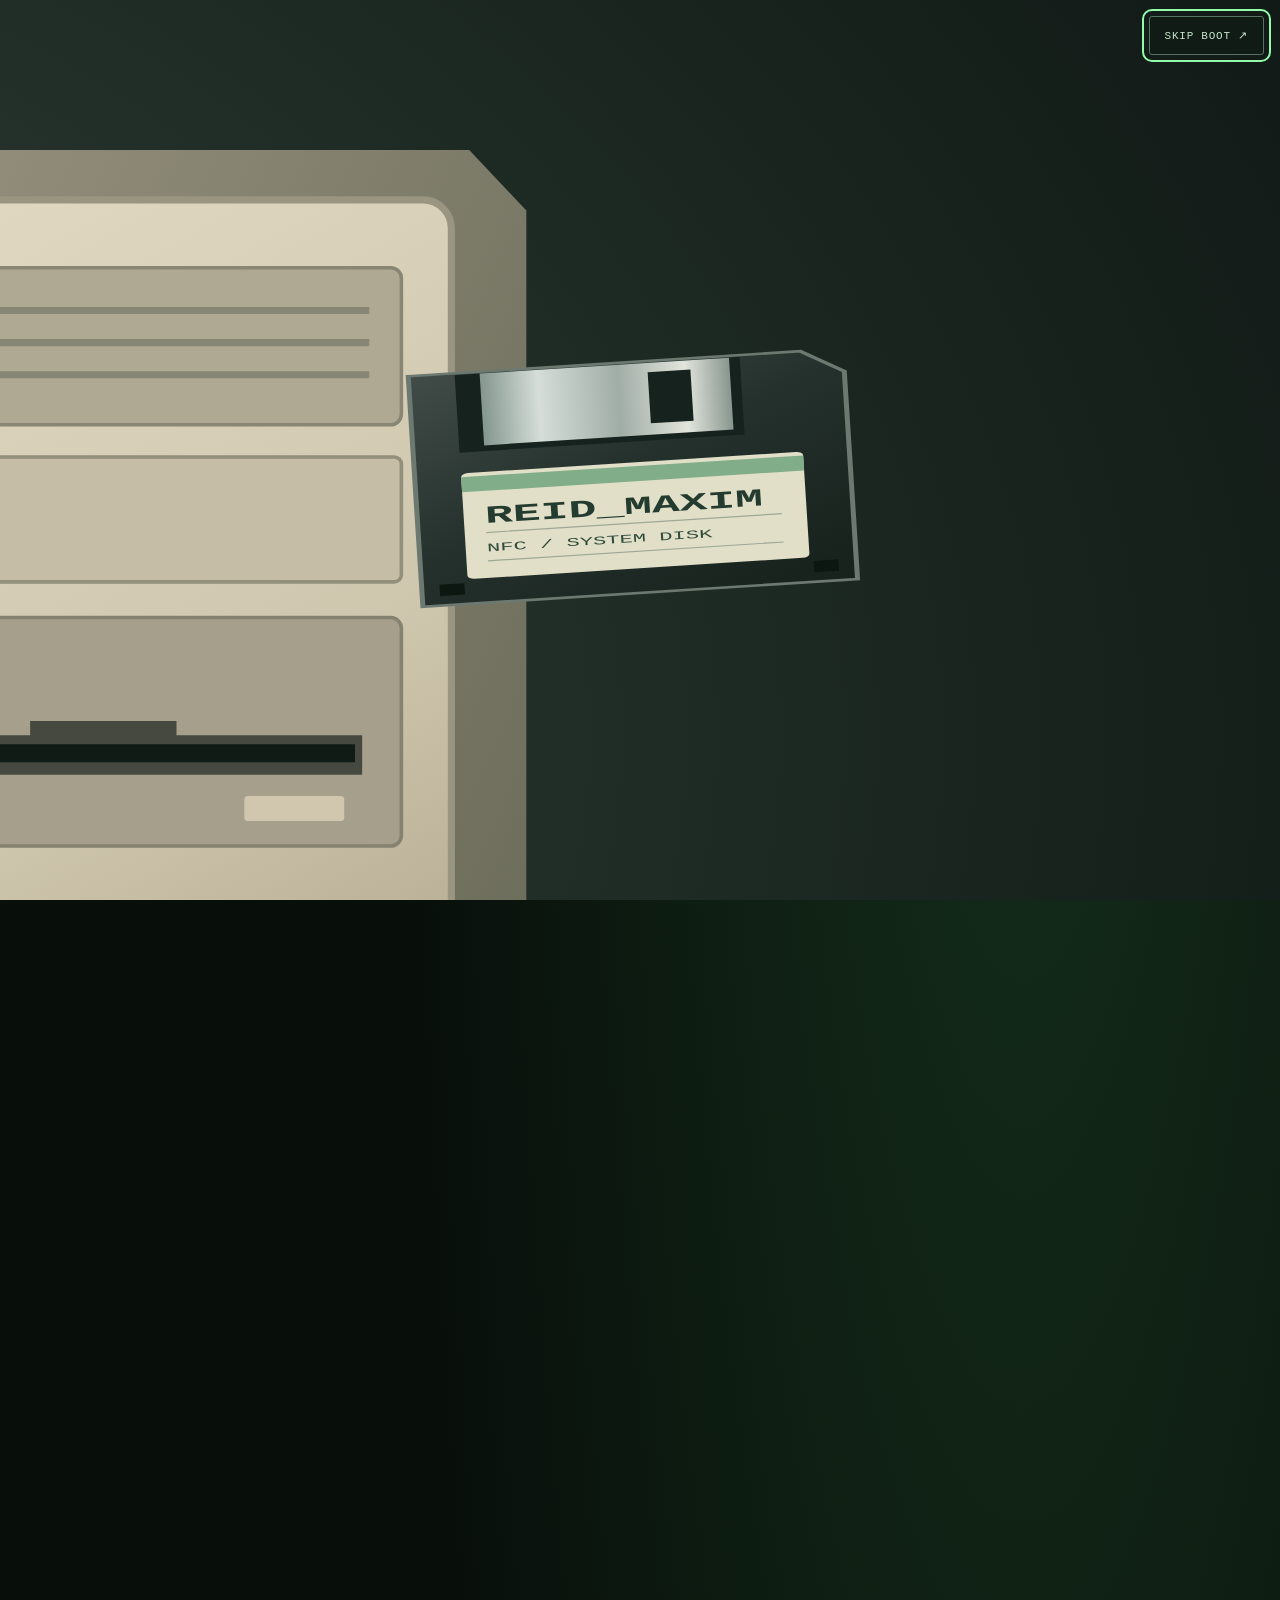
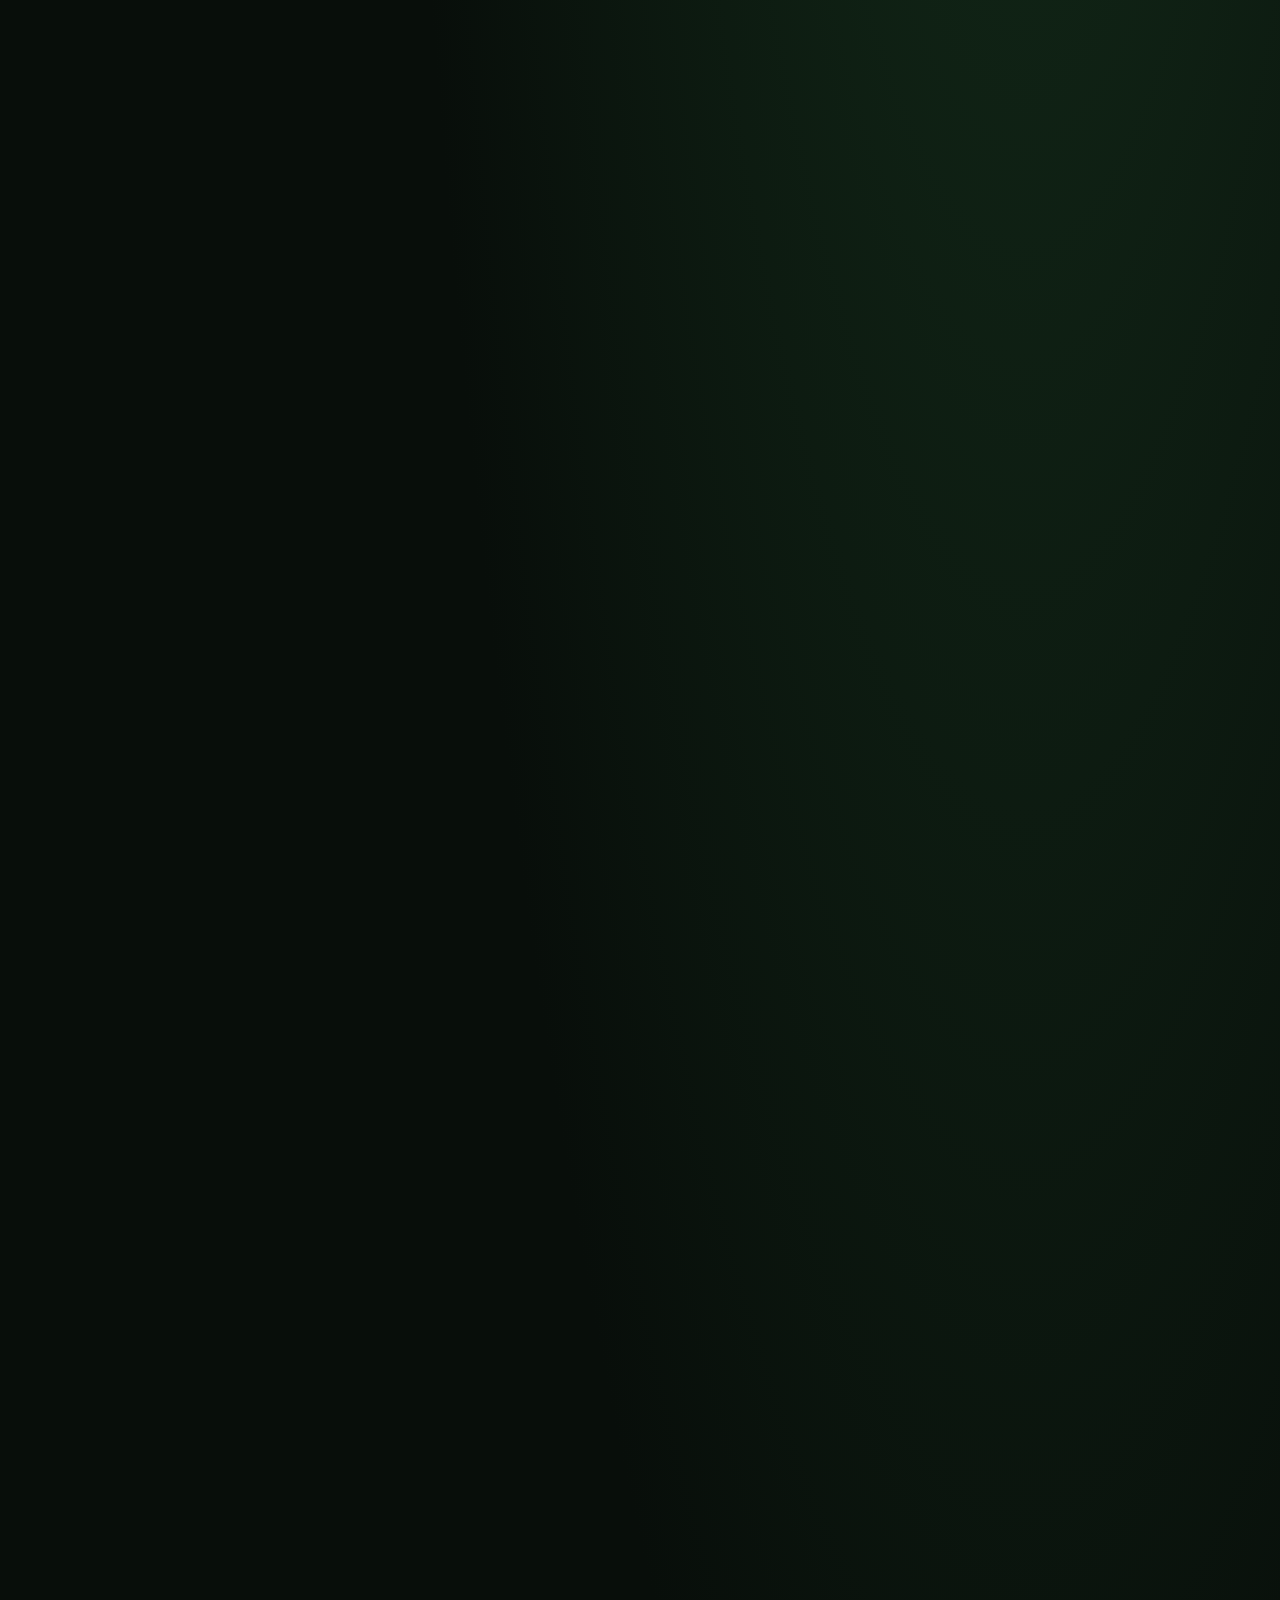
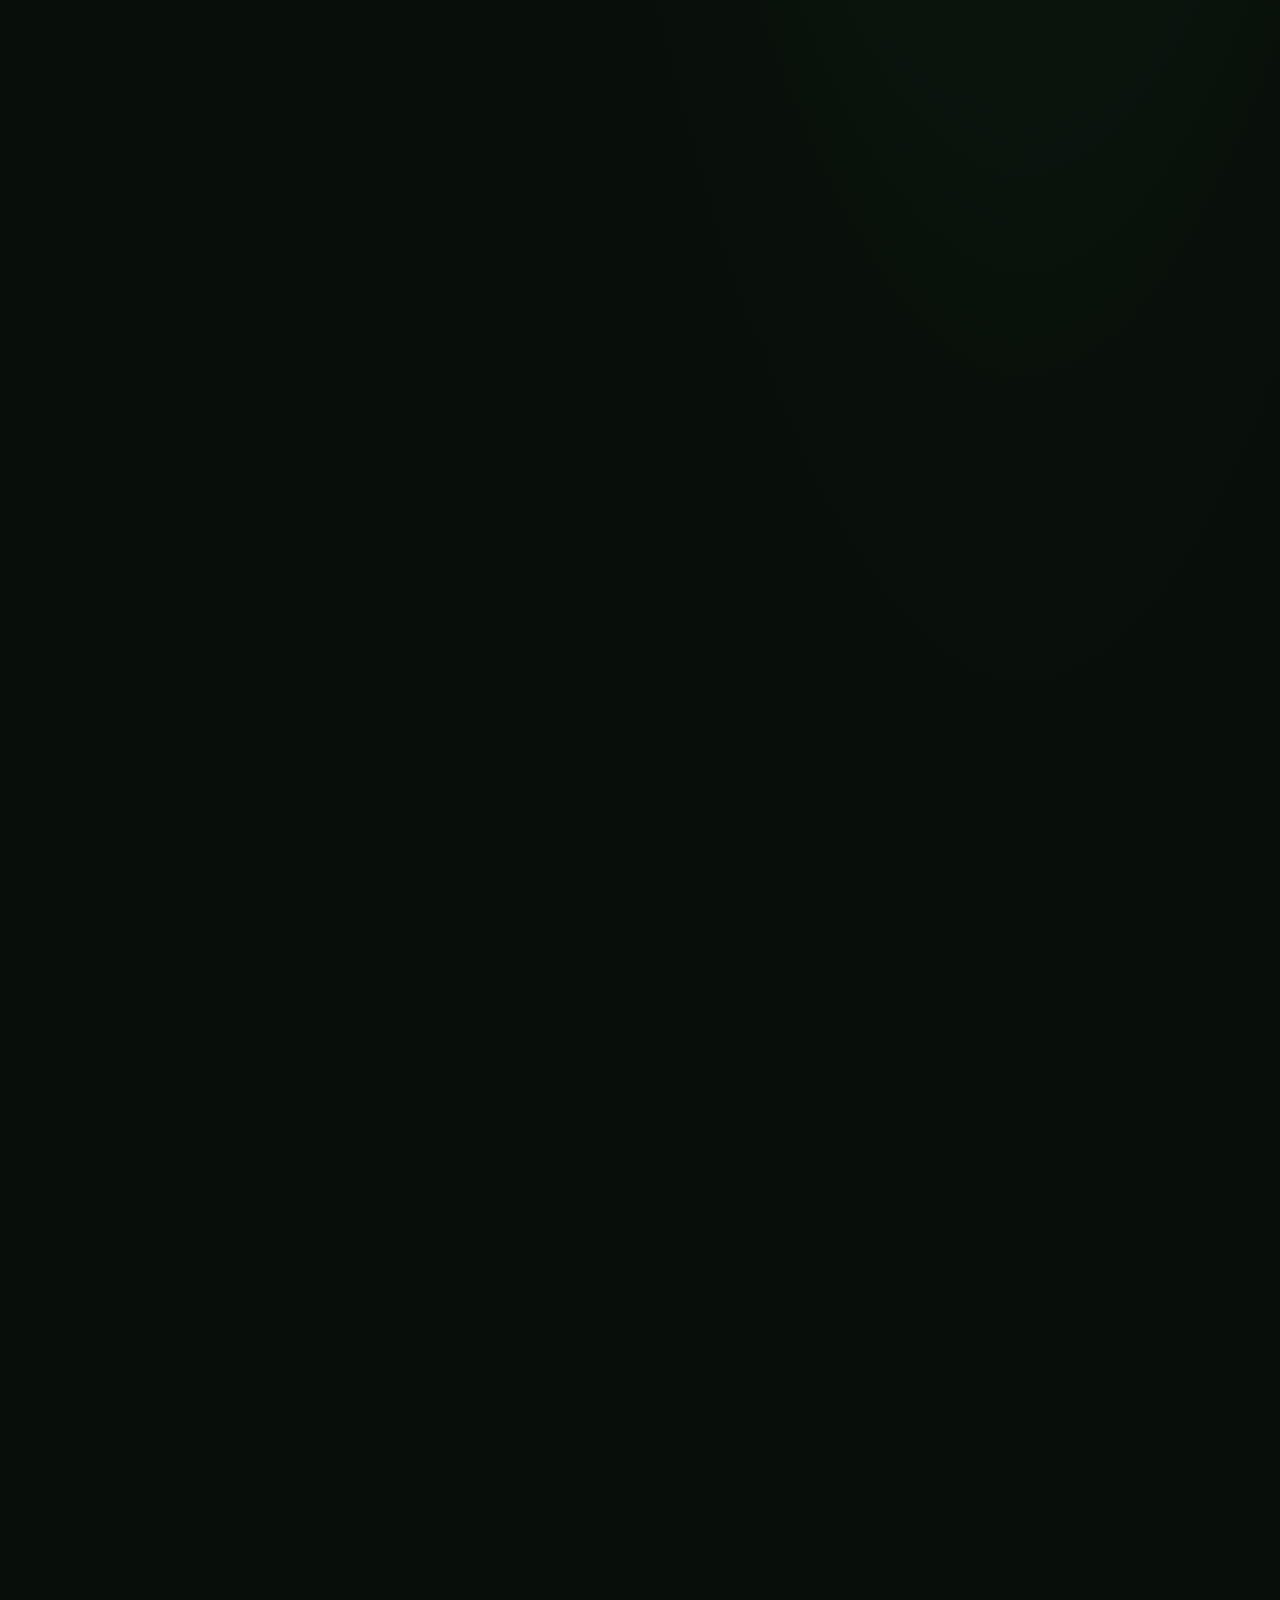
<file: index.html>
<!doctype html><html lang="en"><head><meta charset="utf-8"><meta name="viewport" content="width=device-width,initial-scale=1"><meta name="theme-color" content="#07100b"><meta name="description" content="Reid Maxim — cybersecurity, digital forensics, AI and creative engineering."><title>REID_OS // Reid Maxim</title><link rel="stylesheet" href="style.css"><link rel="icon" href="assets/disk.svg" type="image/svg+xml"></head><body><div id="boot" hidden role="dialog" aria-label="REID_OS startup">
  <object id="boot-art" data="intro/workstation.svg" type="image/svg+xml" aria-hidden="true" tabindex="-1"></object>
  <button id="skip" type="button">SKIP BOOT ↗</button>
</div>
<a class="skip-link" href="#home">Skip to portfolio</a>
<header><a href="#home" class="logo">● REID_OS <span>/ v1.0</span></a><nav aria-label="Main navigation"><a href="#projects">PROJECTS</a><a href="#skills">SKILLS</a><a href="#research">RESEARCH</a><a href="#contact">CONTACT</a></nav><button id="replay">↻ REPLAY</button></header>
<main id="home" tabindex="-1">
<section class="hero wrap"><p class="prompt">root@reidmaxim:~$ whoami</p><div class="hero-grid"><div><p class="overline">CYBERSECURITY // DIGITAL FORENSICS // AI // DEVELOPMENT</p><h1>REID<br><em>MAXIM_</em></h1><h2>I build software, investigate systems, and turn unusual ideas into working prototypes.</h2><p class="intro">Cybersecurity &amp; Digital Forensics student at Central Maine Community College. My work connects security, browser-based software, AI experiments, and hands-on fabrication.</p><div class="buttons"><a class="primary" href="#projects">EXPLORE PROJECTS ↗</a><a class="secondary" href="#contact">GET IN TOUCH</a></div></div><aside class="status"><div class="status-head">IDENTITY.DAT <b>● ONLINE</b></div><pre>┌────────────────────┐
│  A:\ REID_OS       │
│  ACCESS GRANTED    │
└────────────────────┘</pre><div class="stat"><span>LOCATION</span> MAINE, USA</div><div class="stat"><span>STATUS</span> STUDENT / BUILDER</div><div class="stat"><span>FOCUS</span> BUILD / EXPLORE / LEARN</div><p>> TAPPED THE FLOPPY? YOU’RE IN THE RIGHT PLACE.</p></aside></div>
</section>
<section id="contact" class="wrap section"><div class="contact"><p class="prompt">01 // OPEN CONNECTION</p><h2>HAVE A PROBLEM<br><em>WORTH SOLVING?</em></h2><p>Let’s talk about cybersecurity, software, or an idea worth prototyping. I’m interested in internships, hands-on technical work, and creative collaborations.</p><div class="buttons"><a class="primary" href="mailto:reid.maxim@mainecc.edu?subject=Hello%20from%20REID_OS">EMAIL ME ↗</a><a class="secondary" href="https://github.com/ReidMaxim" target="_blank" rel="noopener">GITHUB ↗</a></div><p class="prompt">reid.maxim@mainecc.edu</p></div>
</section>
<section id="projects" class="wrap section"><p class="prompt">02 // /projects</p><h2>BUILT TO EXPLORE.</h2><p class="section-lead">Six projects across software, data, AI, and physical fabrication. Open the source, try a working demo, or follow the development evidence.</p><div class="cards">
<article><div class="project-visual"><img src="assets/voxel.svg" alt="" width="420" height="260" loading="lazy"><span>01 / CONCEPT ILLUSTRATION</span></div><div class="card-body"><small>GEOGRAPHIC DATA / 3D</small><h3>BLOCKWALK</h3><h4>Real places. Walkable worlds.</h4><p>Transforms mapped buildings, elevation, aerial imagery, and available LiDAR into explorable voxel neighborhoods. Portable world files keep generated places on your device.</p><div class="tags">TypeScript · Three.js · Geographic data</div><p class="project-note">A stylized reconstruction: facade details are inferred and geographic coverage varies.</p><div class="card-links"><a href="https://reidmaxim.github.io/blockwalk/" target="_blank" rel="noopener noreferrer">Open demo ↗</a><a href="https://github.com/ReidMaxim/blockwalk" target="_blank" rel="noopener noreferrer">Source code ↗</a></div></div>
</article>
<article><div class="project-visual"><img src="assets/chessreview.jpg" alt="ChessReview’s live workspace with a chessboard, PGN import, and analysis tools" width="1440" height="1000" loading="lazy"><span>02 / LIVE DEMO CAPTURE</span></div><div class="card-body"><small>BROWSER COMPUTATION / EDUCATION</small><h3>CHESSREVIEW</h3><h4>A closer look at every move.</h4><p>Import a PGN, review local Stockfish evaluations, and replay legal engine variations. Evidence-based Coach Notes explain verified board events and acknowledge uncertainty.</p><div class="tags">TypeScript · WebAssembly · Stockfish</div><p class="project-note">Analysis is session-only. Saved reviews and a full puzzle trainer remain future work.</p><div class="card-links"><a href="https://reidmaxim.github.io/ChessReview/" target="_blank" rel="noopener noreferrer">Open demo ↗</a><a href="https://github.com/ReidMaxim/ChessReview" target="_blank" rel="noopener noreferrer">Source code ↗</a></div></div>
</article>
<article><div class="project-visual"><img src="assets/audio.svg" alt="" width="420" height="260" loading="lazy"><span>03 / CONCEPT ILLUSTRATION</span></div><div class="card-body"><small>AI / AUDIO ENGINEERING</small><h3>AI CALL CENTER LAB</h3><h4>Three characters. One voice pipeline.</h4><p>A deliberately terrible customer-service team became an experiment in speech recognition, character consistency, response latency, and speech preparation across 40 development missions.</p><div class="tags">Python · faster-whisper · Piper · ComfyUI</div><p class="project-note">Classroom prototype; recognized text goes to an external language-model provider.</p><div class="card-links"><a href="call-center.html">Read case study →</a></div></div>
</article>
<article><div class="project-visual"><img src="assets/data.svg" alt="" width="420" height="260" loading="lazy"><span>04 / CONCEPT ILLUSTRATION</span></div><div class="card-body"><small>EXTENSIONS / DATA ENGINEERING</small><h3>POKÉROGUE ANALYTICS</h3><h4>From live state to useful history.</h4><p>A Chrome extension that records gameplay changes into IndexedDB, then turns them into run histories, timelines, cross-run comparisons, and JSON/CSV exports.</p><div class="tags">TypeScript · Chrome APIs · IndexedDB</div><p class="project-note">Installable from source; collection depends on the game’s internal structure.</p><div class="card-links"><a href="https://github.com/ReidMaxim/pokerogue-analytics" target="_blank" rel="noopener noreferrer">Source code ↗</a></div></div>
</article>
<article><div class="project-visual"><img src="assets/life.svg" alt="" width="420" height="260" loading="lazy"><span>05 / CONCEPT ILLUSTRATION</span></div><div class="card-body"><small>SIMULATION / ARTIFICIAL LIFE</small><h3>CREATURE CREATOR</h3><h4>Small rules. Evolving ecosystems.</h4><p>A browser simulation with heritable genomes, mutation, reproduction, simple neural policies, predation, and changing environments. Inspect lineages and compare population trends.</p><div class="tags">JavaScript · Canvas 2D · Simulation</div><p class="project-note">Experimental artificial-life sandbox. Run the simulation, adjust its environment, and explore population changes.</p><div class="card-links"><a href="https://reidmaxim.github.io/creaturecreator/" target="_blank" rel="noopener noreferrer">Open demo ↗</a><a href="https://github.com/ReidMaxim/creaturecreator" target="_blank" rel="noopener noreferrer">Source code ↗</a></div></div>
</article>
<article><div class="project-visual"><img src="assets/disk.svg" alt="" width="420" height="260" loading="lazy"><span>06 / CONCEPT ILLUSTRATION</span></div><div class="card-body"><small>PHYSICAL COMPUTING / WEB</small><h3>NFC FLOPPY / REID_OS</h3><h4>A physical invitation to explore.</h4><p>A 3D-printed floppy-disk business card carries an NFC tag that opens this portfolio. The animated disk connects the object in your hand to the software and research behind it.</p><div class="tags">3D printing · NFC · HTML / CSS / JavaScript</div><p class="project-note">Physical prototype and static portfolio, designed as one connected visitor experience.</p><div class="card-links"><a href="https://github.com/ReidMaxim/Reid_Maxim" target="_blank" rel="noopener noreferrer">Source code ↗</a></div></div>
</article></div>
</section>
<section id="skills" class="wrap section"><p class="prompt">03 // /skills</p><h2>TOOLS &amp; AREAS OF STUDY</h2><div class="skills"><div><h3>01 / CYBERSECURITY</h3><p>Network security, digital forensics, Linux, vulnerability scanning, security labs.</p></div><div><h3>02 / AI & AUTOMATION</h3><p>Local models, AI agents, audio workflows, automation experiments.</p></div><div><h3>03 / DEVELOPMENT</h3><p>Python, JavaScript, TypeScript, web apps, Git and GitHub.</p></div><div><h3>04 / 3D & FABRICATION</h3><p>Blender, 3D modeling, printing, physical prototyping and iterative design.</p></div><div><h3>05 / SYSTEMS</h3><p>Linux, Windows Server, virtual machines, networking and homelabs.</p></div><div><h3>06 / PROJECT DESIGN</h3><p>Research, concept development, troubleshooting and technical documentation.</p></div></div>
</section>
<section id="research" class="wrap section"><p class="prompt">04 // /research</p><h2>RESEARCH &amp; WRITING</h2><p class="archive-intro">How I investigate, document, and explain technical ideas. These are student essays, project records, and presentations—not peer-reviewed publications. Each entry identifies its scope and limitations.</p><div class="archive-filters" aria-label="Filter writing" hidden><button type="button" data-filter="all" aria-pressed="true">All work</button><button type="button" data-filter="security" aria-pressed="false">Security &amp; ethics</button><button type="button" data-filter="ai" aria-pressed="false">AI experiments</button></div><p id="archive-count" class="archive-count" role="status" aria-live="polite">4 selected documents</p><div class="writing-grid">
<article class="writing-entry" data-category="security"><span class="writing-id">ESSAY / DIGITAL FORENSICS</span><h3>Can We Still Trust What We See?</h3><span class="document-meta">Coursework · 3 pages</span><p>A reflection on AI-generated images as potential evidence: inpainting, metadata, provenance, detector limitations, and the importance of corroboration.</p><details><summary>Reading context</summary><p>Concise argument connecting hands-on image generation to digital-forensics questions.</p></details><div class="card-links"><a href="documents/ai-image-evidence-essay.pdf" target="_blank" rel="noopener noreferrer">Read PDF ↗</a><a href="documents/ai-image-evidence-essay.pdf" download>Download PDF ↓</a></div>
</article>
<article class="writing-entry" data-category="ai"><span class="writing-id">EVIDENCE LOG / INTRO TO AI</span><h3>AI Call Center: 40 Missions</h3><span class="document-meta">November 2026 · 10 pages</span><p>A development record of a three-character speech-to-speech prototype, including provider latency, failed formatting tests, versioned configurations, and A/B listening decisions.</p><details><summary>Reading context</summary><p>Reported measurements are bounded test results, not guaranteed performance.</p></details><div class="card-links"><a href="documents/call-center-evidence-log.pdf" target="_blank" rel="noopener noreferrer">Read PDF ↗</a><a href="documents/call-center-evidence-log.pdf" download>Download PDF ↓</a></div>
</article>

<article class="writing-entry" data-category="security"><span class="writing-id">ARGUMENTATIVE ESSAY / COLLEGE WRITING</span><h3>The Ethics of Cyberwarfare</h3><span class="document-meta">December 2025 · 10 pages</span><p>Uses Stuxnet and civilian infrastructure risks to argue for clearer accountability in cyber conflict. Includes the original revision reflection.</p><details><summary>Reading context</summary><p>Original course essay. Its assertion that humanitarian law does not extend to cyber operations needs correction; the ICRC explains that it applies during armed conflict. <a href="https://www.icrc.org/en/document/cyber-warfare-and-international-humanitarian-law" target="_blank" rel="noopener noreferrer">Read the ICRC explanation ↗</a></p></details><div class="card-links"><a href="https://github.com/ReidMaxim/Cybersecurity-College-Essays/blob/main/The%20Ethics%20of%20Cyberwarfare.pdf" target="_blank" rel="noopener noreferrer">Read original ↗</a><a href="https://raw.githubusercontent.com/ReidMaxim/Cybersecurity-College-Essays/main/The%20Ethics%20of%20Cyberwarfare.pdf">Open PDF ↗</a></div>
</article>
<article class="writing-entry" data-category="ai"><span class="writing-id">RESEARCH DOSSIER / AI-ASSISTED COMPILATION</span><h3>AI Red Team Research Book</h3><span class="document-meta">September 2026 test records · 98 pages</span><p>Organizes 39 recorded tests across three model labels and 13 attack types. Preserves researcher notes alongside generated responses, with an AI-assisted editorial synthesis and scorecard.</p><details><summary>Reading context</summary><p>Contains adversarial prompts and synthetic misinformation for analysis. Model labels are transcribed, not independently verified; this is not a general benchmark.</p></details><div class="card-links"><a href="https://github.com/ReidMaxim/IntroToAIApplications/blob/main/AI_Red_Team_Research_Book_Final.pdf" target="_blank" rel="noopener noreferrer">Read original ↗</a><a href="https://raw.githubusercontent.com/ReidMaxim/IntroToAIApplications/main/AI_Red_Team_Research_Book_Final.pdf">Open PDF ↗</a></div>
</article>
</div><details class="archive-more"><summary>Open the coursework shelves</summary><p>Supporting material is separated from selected writing samples.</p><ul><li><a href="https://github.com/ReidMaxim/IntroToLinux">Linux labs and notes ↗</a> — distribution comparisons, shell exercises, and study notes; includes assignment material.</li><li><a href="https://github.com/ReidMaxim/statistics-notes-and-work">Statistics study aids ↗</a> — probability sheets and method-selection guides, not a research paper.</li><li><a href="https://github.com/ReidMaxim/stats_class">Statistics class resources ↗</a> — calculator workbook and symbol reference.</li><li><a href="https://github.com/ReidMaxim/AI_class_project2/blob/main/AIassistedPentest.pdf">AI-assisted CTF conversation log ↗</a> — a learning transcript with generated guidance, not a formal security assessment.</li></ul></details>
</section>
</main>
<footer class="wrap">© 2026 REID MAXIM // BUILT WITH CURIOSITY <span>END OF FILE_</span></footer>
<script src="script.js"></script>
<script src="archive.js"></script></body></html>
</file>
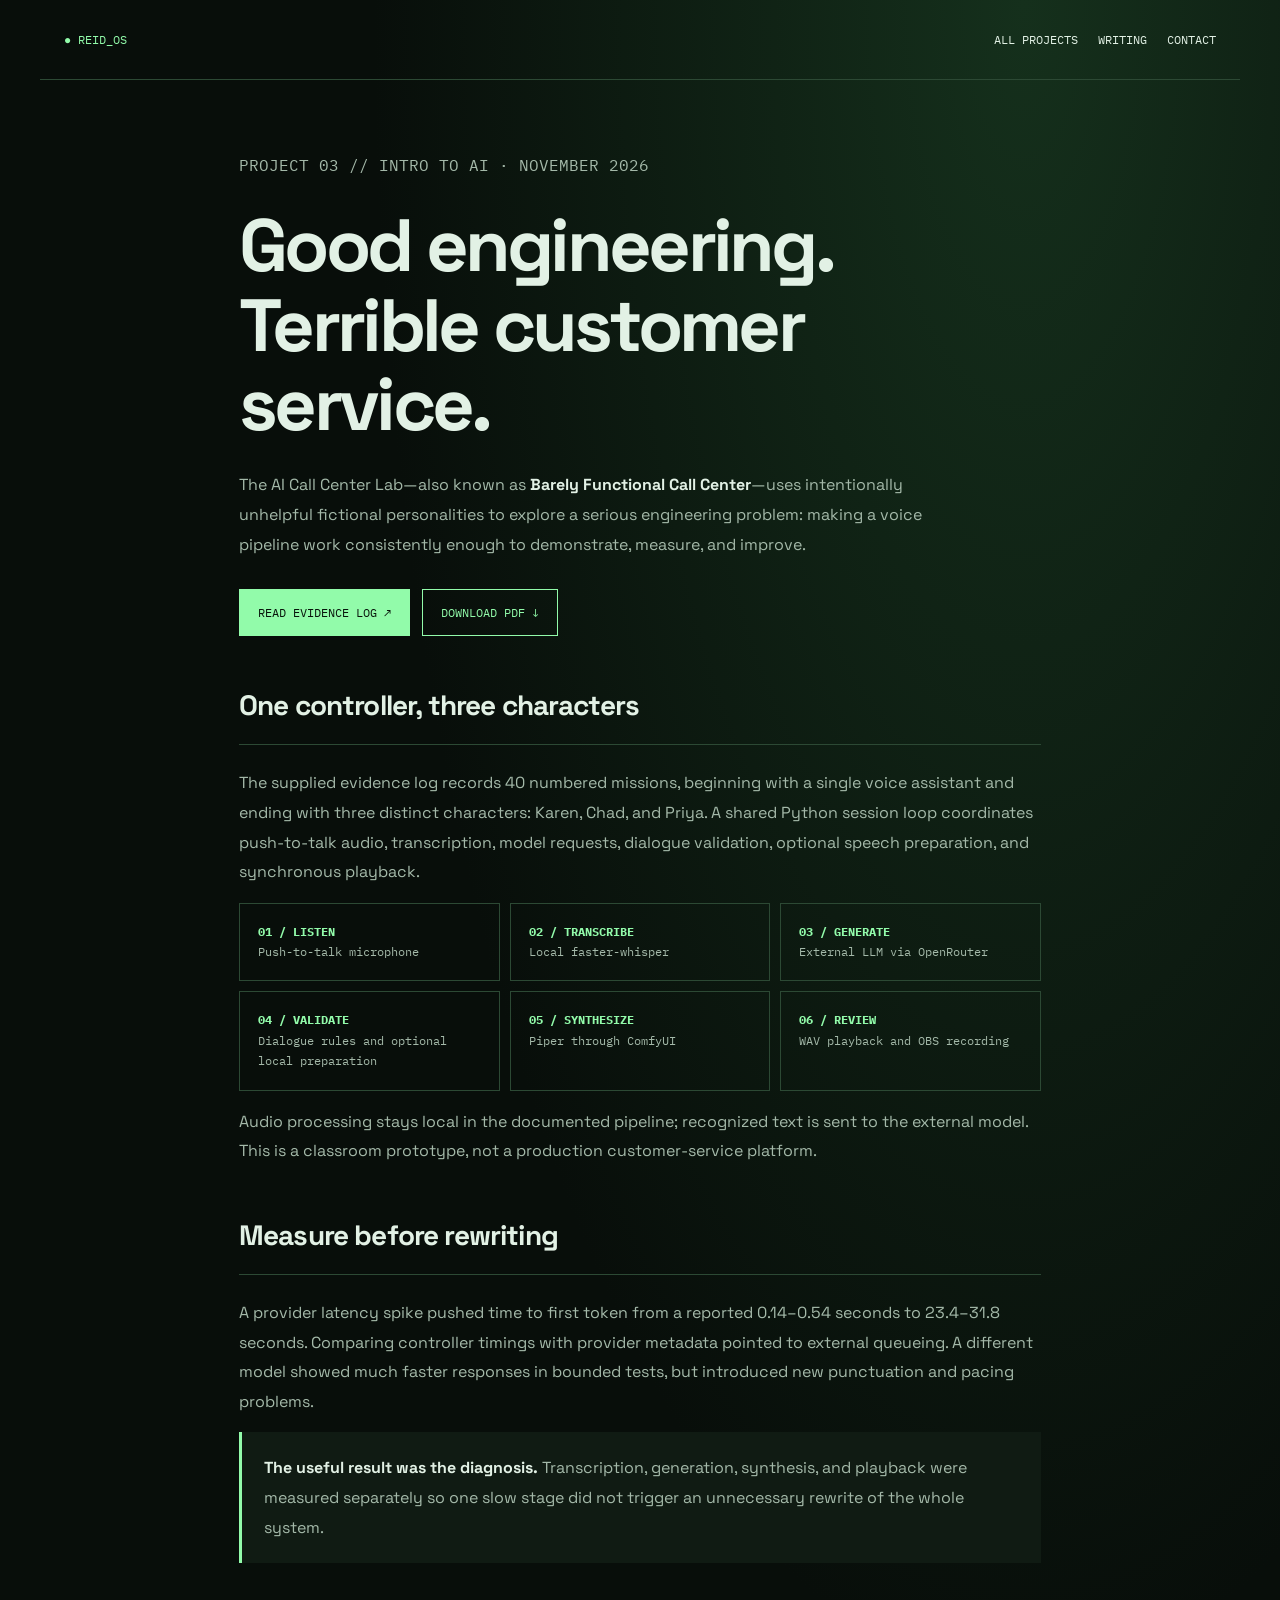
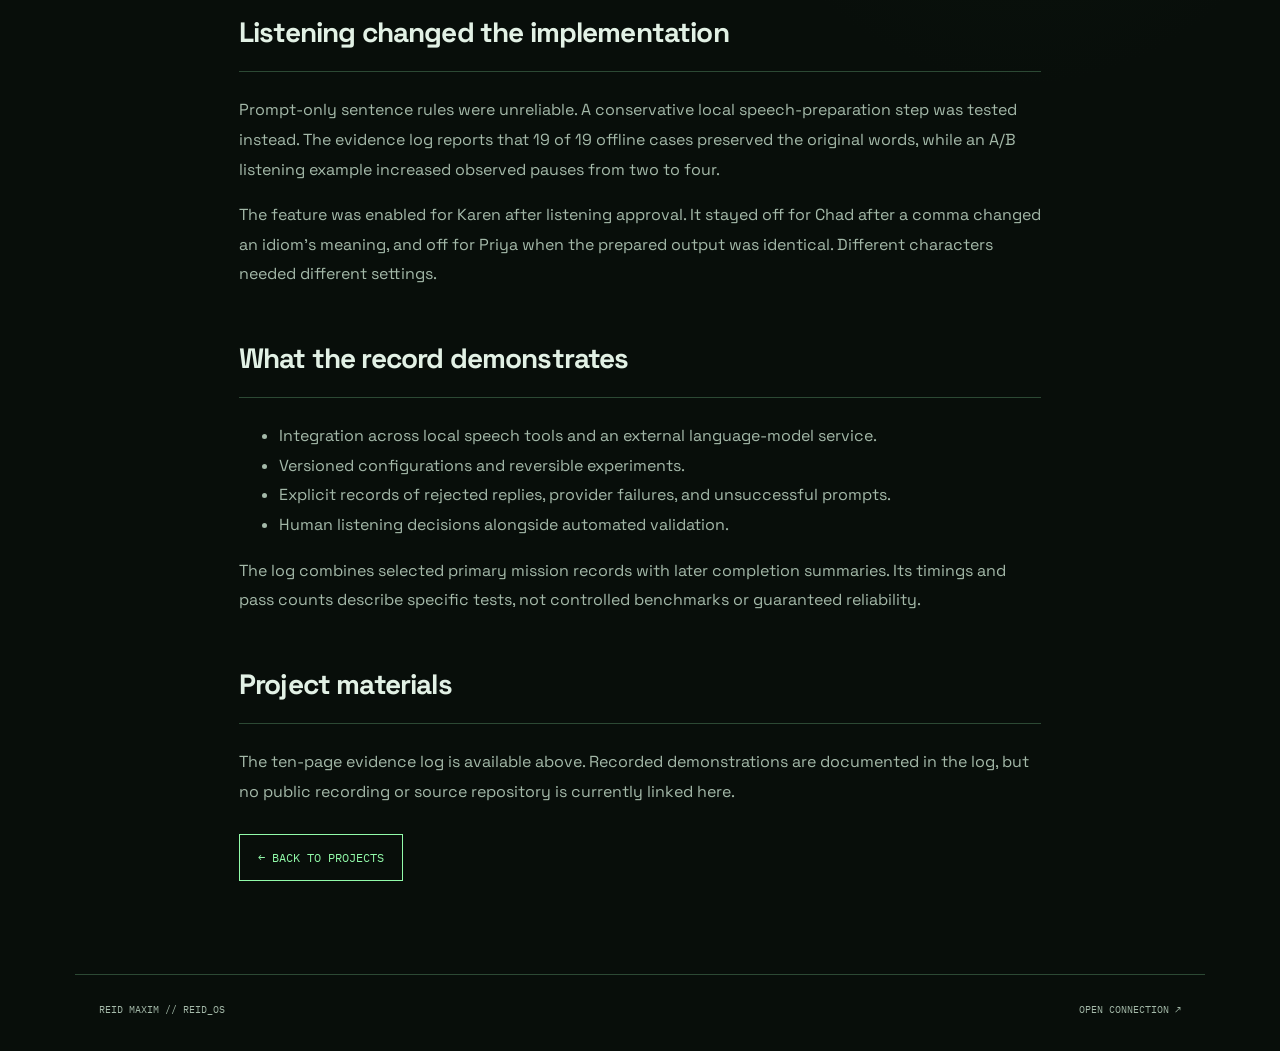
<file: call-center.html>
<!doctype html>
<html lang="en"><head><meta charset="utf-8"><meta name="viewport" content="width=device-width,initial-scale=1"><meta name="theme-color" content="#07100b"><title>AI Call Center Lab // REID_OS</title><meta name="description" content="A three-character voice prototype documented through 40 development missions: speech, latency, testing, and iteration."><link rel="stylesheet" href="style.css"><link rel="icon" href="assets/disk.svg" type="image/svg+xml"></head>
<body><a class="skip-link" href="#case">Skip to case study</a><header><a class="logo" href="index.html#home">● REID_OS</a><nav aria-label="Case study navigation"><a href="index.html#projects">ALL PROJECTS</a><a href="index.html#research">WRITING</a><a href="index.html#contact">CONTACT</a></nav></header>
<main id="case" tabindex="-1" class="wrap section case-study"><p class="prompt">PROJECT 03 // INTRO TO AI · NOVEMBER 2026</p><h1>Good engineering.<br>Terrible customer service.</h1><p class="section-lead">The AI Call Center Lab—also known as <strong>Barely Functional Call Center</strong>—uses intentionally unhelpful fictional personalities to explore a serious engineering problem: making a voice pipeline work consistently enough to demonstrate, measure, and improve.</p>
<div class="buttons"><a class="primary" href="documents/call-center-evidence-log.pdf" target="_blank" rel="noopener noreferrer">READ EVIDENCE LOG ↗</a><a class="secondary" href="documents/call-center-evidence-log.pdf" download>DOWNLOAD PDF ↓</a></div>
<h2>One controller, three characters</h2><p>The supplied evidence log records 40 numbered missions, beginning with a single voice assistant and ending with three distinct characters: Karen, Chad, and Priya. A shared Python session loop coordinates push-to-talk audio, transcription, model requests, dialogue validation, optional speech preparation, and synchronous playback.</p>
<ol class="pipeline"><li><b>01 / LISTEN</b>Push-to-talk microphone</li><li><b>02 / TRANSCRIBE</b>Local faster-whisper</li><li><b>03 / GENERATE</b>External LLM via OpenRouter</li><li><b>04 / VALIDATE</b>Dialogue rules and optional local preparation</li><li><b>05 / SYNTHESIZE</b>Piper through ComfyUI</li><li><b>06 / REVIEW</b>WAV playback and OBS recording</li></ol>
<p>Audio processing stays local in the documented pipeline; recognized text is sent to the external model. This is a classroom prototype, not a production customer-service platform.</p>
<h2>Measure before rewriting</h2><p>A provider latency spike pushed time to first token from a reported 0.14–0.54 seconds to 23.4–31.8 seconds. Comparing controller timings with provider metadata pointed to external queueing. A different model showed much faster responses in bounded tests, but introduced new punctuation and pacing problems.</p>
<div class="case-evidence"><p><strong>The useful result was the diagnosis.</strong> Transcription, generation, synthesis, and playback were measured separately so one slow stage did not trigger an unnecessary rewrite of the whole system.</p></div>
<h2>Listening changed the implementation</h2><p>Prompt-only sentence rules were unreliable. A conservative local speech-preparation step was tested instead. The evidence log reports that 19 of 19 offline cases preserved the original words, while an A/B listening example increased observed pauses from two to four.</p><p>The feature was enabled for Karen after listening approval. It stayed off for Chad after a comma changed an idiom’s meaning, and off for Priya when the prepared output was identical. Different characters needed different settings.</p>
<h2>What the record demonstrates</h2><ul><li>Integration across local speech tools and an external language-model service.</li><li>Versioned configurations and reversible experiments.</li><li>Explicit records of rejected replies, provider failures, and unsuccessful prompts.</li><li>Human listening decisions alongside automated validation.</li></ul><p>The log combines selected primary mission records with later completion summaries. Its timings and pass counts describe specific tests, not controlled benchmarks or guaranteed reliability.</p>
<h2>Project materials</h2><p>The ten-page evidence log is available above. Recorded demonstrations are documented in the log, but no public recording or source repository is currently linked here.</p><div class="buttons"><a class="secondary" href="index.html#projects">← BACK TO PROJECTS</a></div></main><footer class="wrap">REID MAXIM // REID_OS <a href="index.html#contact">OPEN CONNECTION ↗</a></footer></body></html>
</file>
<file: style.css>
@import url('https://fonts.googleapis.com/css2?family=IBM+Plex+Mono:wght@400;600;700&family=Space+Grotesk:wght@400;500;700&display=swap');:root{--bg:#080e0a;--surface:#101b13;--line:#2c4934;--green:#92fbaa;--text:#e2f1e5;--muted:#a4b9a9}*{box-sizing:border-box}html{scroll-behavior:smooth}body{margin:0;background:radial-gradient(ellipse at 80% 0,#15301c,transparent 45%),var(--bg);color:var(--text);font-family:'Space Grotesk',Arial,sans-serif}a{color:inherit;text-decoration:none}a:hover{color:var(--green)}button{cursor:pointer;font:inherit}.wrap{max-width:1130px;margin:auto;padding-left:24px;padding-right:24px}header{display:flex;justify-content:space-between;align-items:center;gap:20px;flex-wrap:wrap;max-width:1200px;margin:auto;padding:22px 24px;border-bottom:1px solid var(--line);font:12px 'IBM Plex Mono',monospace}header nav{display:flex;gap:20px;flex-wrap:wrap}header button{background:none;border:1px solid var(--line);color:var(--green);padding:9px 12px;font:11px 'IBM Plex Mono'}header .logo,.prompt{color:var(--green);font-family:'IBM Plex Mono',monospace}.logo span{color:var(--muted)}.hero{padding-top:100px;padding-bottom:100px}.hero-grid{display:grid;grid-template-columns:1.2fr .8fr;gap:55px;align-items:center}.overline{font:11px 'IBM Plex Mono';color:var(--green)}h1{font-size:clamp(72px,10vw,135px);letter-spacing:-.09em;line-height:.83;margin:25px 0}h1 em,.contact h2 em{font-style:normal;color:var(--green)}.hero h2{font-size:clamp(21px,2.4vw,29px);line-height:1.3;letter-spacing:-.02em}.intro{line-height:1.7;color:var(--muted)}.buttons{display:flex;gap:12px;flex-wrap:wrap;margin:28px 0}.buttons a{padding:15px 18px;font:12px 'IBM Plex Mono';border:1px solid var(--green)}.primary{background:var(--green);color:#08140b}.primary:hover{color:#08140b;background:#b8ffcb}.secondary{color:var(--green)}.status{background:#0d1710;border:1px solid #3d7149;padding:24px;box-shadow:12px 12px #080d09}.status-head,.stat{display:flex;justify-content:space-between;gap:15px;font:11px 'IBM Plex Mono';padding-bottom:15px;border-bottom:1px solid var(--line)}.status-head b{color:var(--green)}.status pre{color:var(--green);font-size:clamp(12px,1.6vw,17px);line-height:1.6;margin:28px 0}.stat{padding:14px 0}.stat span{color:var(--muted)}.status>p{font:10px 'IBM Plex Mono';color:var(--green)}.section{padding-top:55px;padding-bottom:65px;scroll-margin-top:30px}.section h2{font-size:clamp(32px,4vw,48px);letter-spacing:-.06em;border-bottom:1px solid var(--line);padding-bottom:18px}.cards{display:grid;grid-template-columns:repeat(2,1fr);gap:18px}.cards article{border:1px solid var(--line);background:#0d1710}.art{height:195px;background:radial-gradient(circle,#24472d,#0a130c);display:grid;place-items:center;font-size:90px;color:var(--green);border-bottom:1px solid var(--line)}.art.waveform{font:42px 'IBM Plex Mono';letter-spacing:-10px}.art.chess{font-size:135px}.art.ghost{font:45px 'IBM Plex Mono'}.card-body{padding:24px}.card-body small,.tags{font:10px 'IBM Plex Mono';color:var(--green)}.card-body h3{font-size:24px;margin:10px 0}.card-body p,.skills p,.research p{color:var(--muted);line-height:1.7;font-size:14px}.card-body a,.research a,.footnote a{color:var(--green);font:11px 'IBM Plex Mono'}.tags{margin-top:20px}.footnote{font:11px/1.8 'IBM Plex Mono';color:var(--muted)}.skills{display:grid;grid-template-columns:repeat(3,1fr);gap:14px}.skills>div,.research{background:#0e1811;border:1px solid var(--line);padding:24px}.skills h3{font:12px 'IBM Plex Mono';color:var(--green)}.contact{padding:clamp(26px,6vw,65px);border:1px solid #477a51;background:linear-gradient(130deg,#142c1a,#0b160e)}.contact h2{font-size:clamp(36px,6vw,70px);line-height:1.05;letter-spacing:-.06em}.contact>p:not(.prompt){max-width:660px;color:var(--muted);line-height:1.7}footer{display:flex;justify-content:space-between;gap:20px;padding-top:28px;padding-bottom:35px;border-top:1px solid var(--line);font:10px 'IBM Plex Mono';color:var(--muted)}
/* MISSION 005: camera-directed insertion with independent tower and CRT shots */
html,body{max-width:100%;overflow-x:clip}
.hero-grid{grid-template-columns:minmax(0,1.2fr) minmax(0,.8fr)}
.hero-grid>*{min-width:0}
.status{min-width:0;max-width:100%;overflow:hidden}
.status pre{font-size:clamp(9px,1.35vw,15px);white-space:pre;max-width:100%;overflow:hidden}
.status-head,.stat{min-width:0;flex-wrap:wrap;overflow-wrap:anywhere}
h1{font-size:clamp(60px,9vw,120px)}
@media(max-width:800px){.hero-grid{grid-template-columns:minmax(0,1fr)}}
@media(max-width:520px){h1{font-size:clamp(56px,15vw,75px)}.status pre{font-size:clamp(10px,3.1vw,15px)}}
#boot{position:fixed;inset:0;z-index:50;overflow:hidden}
#boot-art{display:block;border:0;width:100%;height:100%;pointer-events:none}
#skip{position:absolute;right:max(16px,env(safe-area-inset-right));top:max(16px,env(safe-area-inset-top));border:1px solid #597362;border-radius:3px;background:#101b16;color:#c5e6c9;padding:12px 15px;font:11px monospace;letter-spacing:.07em}
.boot-page{transform-origin:0 0;pointer-events:none}
@media(prefers-reduced-motion:reduce){#boot,#replay{display:none}}

/* Mission 006A: academic archive only — no animation modifications */
.archive-intro{max-width:780px;color:var(--muted);line-height:1.75}
.writing-grid{display:grid;grid-template-columns:repeat(2,minmax(0,1fr));gap:16px;margin:25px 0}
.writing-entry{border:1px solid var(--line);background:#101b13;padding:26px;min-width:0;display:flex;flex-direction:column}
.writing-id{font:10px 'IBM Plex Mono',monospace;color:var(--green);letter-spacing:.05em}
.writing-entry h3{font-size:clamp(20px,2.3vw,27px);line-height:1.15;margin:15px 0 9px}
.writing-entry p{color:var(--muted);font-size:14px;line-height:1.7;flex:1}
.writing-entry a,.archive-more a{color:var(--green);font:11px 'IBM Plex Mono',monospace}
.archive-more{padding:20px 24px;border:1px solid var(--line);background:#0c150e}
.archive-more p{line-height:2}.archive-more span{margin:0 7px;color:var(--muted)}
.archive-more .archive-note{font-size:12px;line-height:1.65;color:var(--muted);margin-top:12px}
@media(max-width:650px){.writing-grid{grid-template-columns:minmax(0,1fr)}.writing-entry{padding:20px}}
/* Portfolio release: content and responsive layout; boot rules remain above. */
:root{color-scheme:dark}body{line-height:1.5}a,button,summary{-webkit-tap-highlight-color:transparent}a:focus-visible,button:focus-visible,summary:focus-visible{outline:2px solid var(--green);outline-offset:5px}.skip-link{position:absolute;left:16px;top:-80px;z-index:60;background:var(--green);color:var(--bg);padding:12px}.skip-link:focus{top:12px}header nav a{padding:10px 0}header button{min-height:44px}.hero{padding-top:76px;padding-bottom:72px}.section-lead{max-width:730px;color:var(--muted);line-height:1.8;margin-bottom:30px}.cards{grid-template-columns:repeat(2,minmax(0,1fr));gap:24px}.cards article{min-width:0;display:flex;flex-direction:column;transition:border-color .15s}.cards article:hover{border-color:#62966d}.project-visual{position:relative;border-bottom:1px solid var(--line);overflow:hidden}.project-visual img{width:100%;height:230px;display:block;object-fit:cover}.project-visual>span{position:absolute;bottom:12px;left:18px;font:10px 'IBM Plex Mono',monospace;letter-spacing:.08em;color:#a4b9a9;background:#0e1b13;padding:4px 8px}.card-body{flex:1;display:flex;flex-direction:column;padding:28px}.card-body h3{font-size:25px;letter-spacing:-.03em}.card-body h4{font-size:17px;margin:0 0 8px;font-weight:500}.card-body p{font-size:15px}.card-body .project-note{font-size:12px;line-height:1.6;color:var(--muted);margin-top:16px}.tags{font-size:11px;line-height:1.9;margin-top:auto}.card-links{display:flex;gap:12px 24px;flex-wrap:wrap;margin-top:16px}.card-links a{font:12px/1.6 'IBM Plex Mono',monospace;color:var(--green);padding:10px 0;text-decoration:underline;text-underline-offset:5px}.archive-filters{display:flex;gap:8px;flex-wrap:wrap;margin-top:28px}.archive-filters button{background:transparent;color:var(--muted);border:1px solid var(--line);padding:12px 16px;font:12px 'IBM Plex Mono',monospace;min-height:44px}.archive-filters button[aria-pressed=true]{background:var(--green);color:var(--bg);border-color:var(--green)}.archive-count,.document-meta{font:11px/1.6 'IBM Plex Mono',monospace;color:var(--muted)}.writing-entry p{flex:0}.writing-entry details{margin-top:auto;font-size:12px;color:var(--muted)}summary{cursor:pointer;color:var(--green);padding:12px 0;font:12px/1.6 'IBM Plex Mono',monospace}details p{font-size:13px!important}details a{text-decoration:underline;text-underline-offset:3px}.archive-more li{margin:15px 0;color:var(--muted);font-size:14px;line-height:1.8}.archive-more ul{padding-left:20px}.writing-entry[hidden],.archive-filters[hidden]{display:none}.case-study{max-width:850px}.case-study h1{font-size:clamp(40px,7vw,74px);line-height:1.08;letter-spacing:-.05em}.case-study h2{font-size:28px;letter-spacing:-.03em;margin-top:48px}.case-study p,.case-study li{color:var(--muted);line-height:1.85}.case-study strong{color:var(--text)}.pipeline{list-style:none;padding:0;display:grid;grid-template-columns:repeat(3,minmax(0,1fr));gap:10px}.pipeline li{border:1px solid var(--line);padding:18px;font:12px/1.7 'IBM Plex Mono',monospace}.pipeline b{display:block;color:var(--green)}.case-evidence{border-left:3px solid var(--green);padding:5px 22px;background:var(--surface)}.skills{grid-template-columns:repeat(3,minmax(0,1fr))}.skills>div{min-width:0}.contact,.contact p{overflow-wrap:anywhere}footer{flex-wrap:wrap}.status{box-shadow:7px 7px #080d09}.status pre{overflow:visible}.status-head b{white-space:nowrap}
@media(max-width:800px){.hero{padding-top:48px}.hero-grid{gap:30px}.status{max-width:520px}.skills{grid-template-columns:repeat(2,minmax(0,1fr))}.project-visual img{height:195px}.card-body{padding:22px}.card-body h3{font-size:22px}}
@media(max-width:600px){.wrap{padding-left:20px;padding-right:20px}header{padding:16px 20px;gap:12px}header nav{order:3;width:100%;justify-content:space-between;gap:8px;font-size:10px}.hero{padding-top:36px;padding-bottom:36px}.hero h1{font-size:clamp(60px,19vw,100px)}.overline{line-height:1.9}.cards,.skills,.writing-grid{grid-template-columns:minmax(0,1fr)}.project-visual img{height:210px}.section{padding-top:32px;padding-bottom:32px}.section h2{font-size:34px}.pipeline{grid-template-columns:minmax(0,1fr)}.contact{padding:24px}.buttons a{font-size:11px}.writing-entry{padding:22px}.archive-more{padding:16px}.archive-filters button{flex-grow:1}.status{padding:20px}.status pre{font-size:13px}}
@media(prefers-reduced-motion:reduce){html{scroll-behavior:auto}.cards article{transition:none}}
</file>
